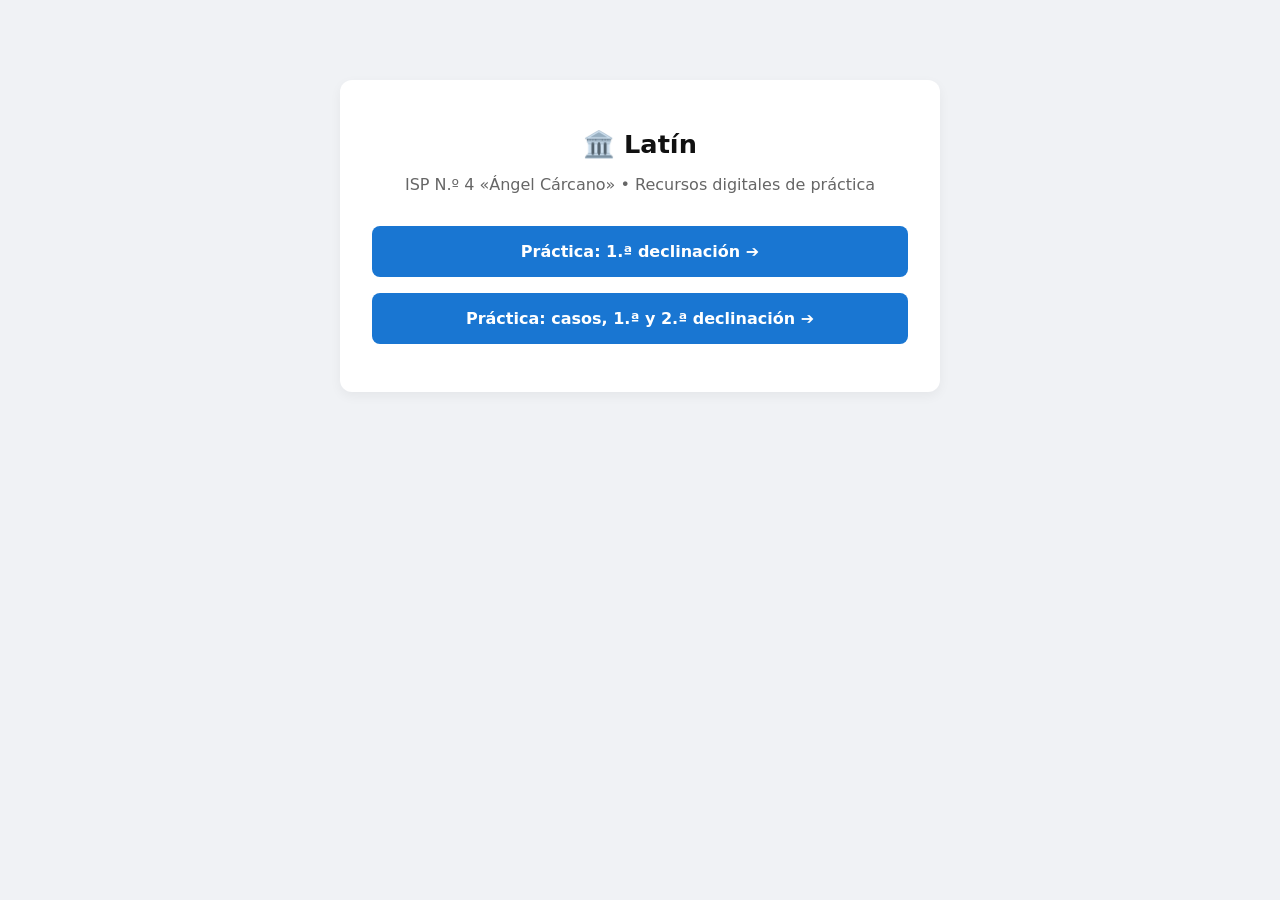
<file: index.html>
<!DOCTYPE html>
<html lang="es">
<head>
  <meta charset="UTF-8">
  <meta name="viewport" content="width=device-width, initial-scale=1.0">
  <title>Cátedra de Latín - ISP4</title>
  <style>
    body {
      font-family: system-ui, -apple-system, sans-serif;
      background: #f0f2f5;
      color: #333;
      max-width: 600px;
      margin: 4rem auto;
      padding: 1rem;
    }
    .card {
      background: white;
      padding: 2rem;
      border-radius: 12px;
      box-shadow: 0 4px 12px rgba(0,0,0,0.05);
    }
    h1 { color: #111; font-size: 1.6rem; margin-bottom: 0.5rem; text-align: center; }
    p { color: #666; text-align: center; margin-bottom: 2rem; }
    .menu-list { list-style: none; padding: 0; }
    .menu-list li { margin-bottom: 1rem; }
    .menu-link {
      display: block;
      padding: 1rem;
      background: #1976d2;
      color: white;
      text-decoration: none;
      font-weight: bold;
      border-radius: 8px;
      text-align: center;
      transition: background 0.2s;
    }
    .menu-link:hover { background: #1565c0; }
  </style>
</head>
<body>

  <div class="card">
    <h1>🏛️ Latín</h1>
    <p>ISP N.º 4 «Ángel Cárcano» • Recursos digitales de práctica</p>
    
    <ul class="menu-list">
      <li>
        <a class="menu-link" href="sust1.html">Práctica: 1.ª declinación ➔</a>
      </li>
      <a class="menu-link" href="sust2.html">Práctica: casos, 1.ª y 2.ª declinación ➔</a>
      </ul>
  </div>

</body>
</html>
</file>
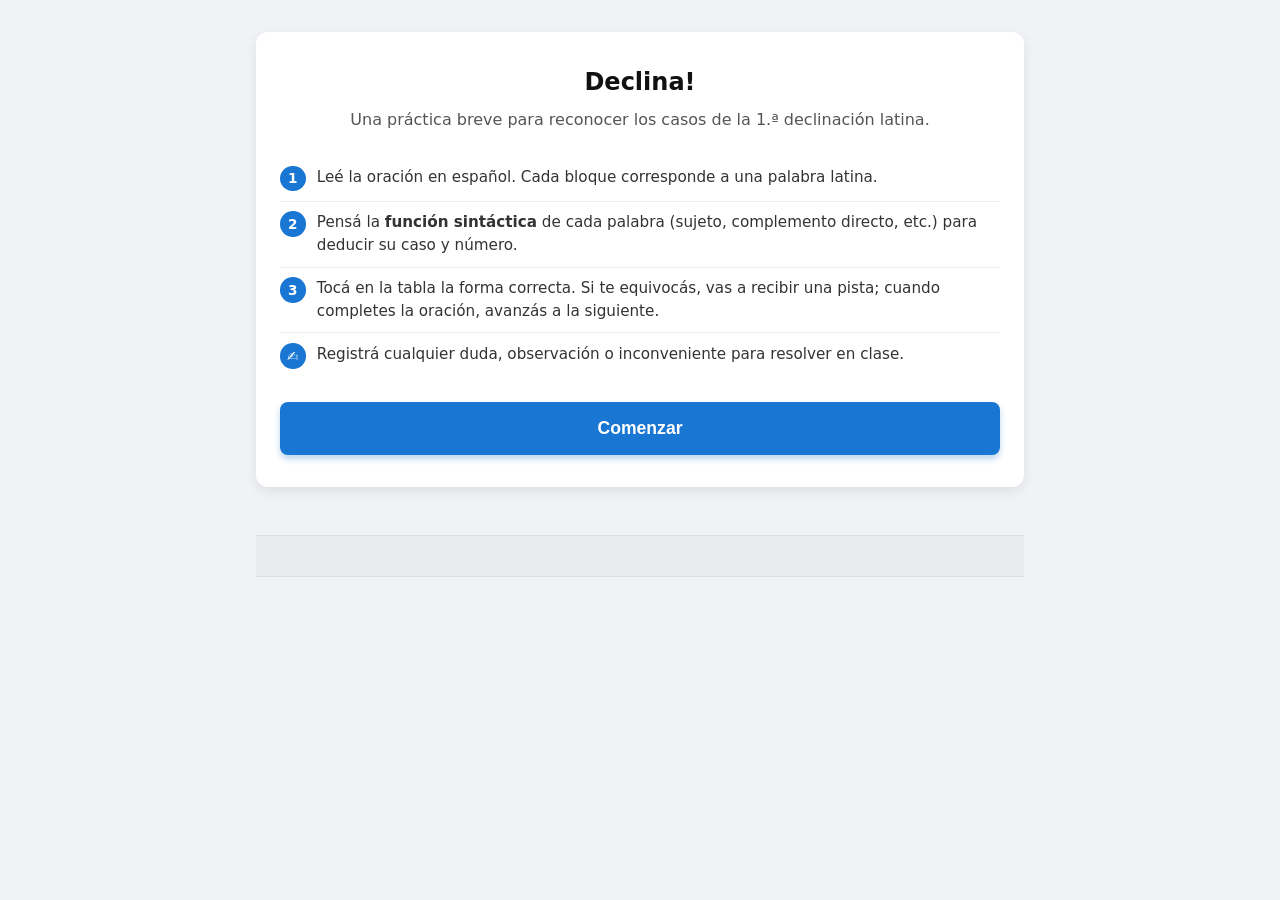
<file: sust1.html>
<!DOCTYPE html>
<html lang="es">
<head>
  <meta charset="UTF-8" />
  <meta name="viewport" content="width=device-width, initial-scale=1.0" />
  <meta http-equiv="Content-Security-Policy"
        content="default-src 'none'; style-src 'unsafe-inline'; script-src 'unsafe-inline'; img-src 'self' data:; base-uri 'none'; form-action 'none'" />
  <title>Declina! · Casos de la 1.ª declinación</title>
  <style>
    /* ---------- Variables y reset ---------- */
    :root {
      --primary: #1976d2;
      --primary-dark: #1565c0;
      --focus: #0d47a1;
      --success-bg: #2e7d32;
      --success-light: #c8e6c9;
      --error-bg: #c62828;
      --error-light: #ffcdd2;
      --bg-color: #f0f2f5;
    }
    * { box-sizing: border-box; margin: 0; padding: 0; }

    body {
      font-family: system-ui, -apple-system, BlinkMacSystemFont, 'Segoe UI', sans-serif;
      background: var(--bg-color);
      color: #333;
      max-width: 800px;
      margin: 0 auto;
      padding: 1rem;
      line-height: 1.5;
    }

    h1 { text-align: center; font-size: 1.5rem; margin-bottom: 1rem; color: #111; }
    h2 { font-size: 1.3rem; margin-bottom: 1rem; color: #111; }

    .instructions {
      font-size: 0.95rem;
      margin-bottom: 1.5rem;
      color: #555;
      text-align: center;
    }

    /* ---------- Lector de pantalla ---------- */
    .sr-only {
      position: absolute; width: 1px; height: 1px;
      padding: 0; margin: -1px; overflow: hidden;
      clip: rect(0, 0, 0, 0); white-space: nowrap; border: 0;
    }

    /* ---------- Pantallas (inicio / cierre) ---------- */
    .screen-card {
      background: #fff;
      border-radius: 12px;
      box-shadow: 0 4px 12px rgba(0,0,0,0.08);
      padding: 2rem 1.5rem;
      margin-top: 1rem;
    }
    .screen-card h1 { margin-bottom: 0.5rem; }
    .lead { text-align: center; color: #555; margin-bottom: 1.5rem; }

    .how-list { list-style: none; margin: 0 0 1.5rem; padding: 0; }
    .how-list li {
      display: flex;
      gap: 0.7rem;
      align-items: flex-start;
      padding: 0.6rem 0;
      border-bottom: 1px solid #eee;
      font-size: 0.95rem;
    }
    .how-list li:last-child { border-bottom: none; }
    .how-num {
      flex: 0 0 1.6rem;
      height: 1.6rem;
      border-radius: 50%;
      background: var(--primary);
      color: #fff;
      font-weight: 700;
      font-size: 0.85rem;
      display: flex;
      align-items: center;
      justify-content: center;
    }

    .completion-screen { text-align: center; }
    .completion-screen .completion-summary { margin: 0.5rem 0 1.5rem; color: #555; }

    /* ---------- Botón primario ---------- */
    .btn-primary {
      display: block;
      width: 100%;
      background: var(--primary);
      color: #fff;
      border: none;
      padding: 1rem;
      font-size: 1.1rem;
      font-weight: 700;
      border-radius: 8px;
      cursor: pointer;
      box-shadow: 0 4px 6px rgba(25,118,210,0.3);
      transition: background 0.2s;
    }
    .btn-primary:hover { background: var(--primary-dark); }
    .btn-primary:focus-visible { outline: 3px solid var(--focus); outline-offset: 2px; }

    /* ---------- Cabecera fija y progreso ---------- */
    .sticky-header {
      position: sticky;
      top: 0;
      background: var(--bg-color);
      padding: 1rem 0;
      z-index: 100;
      border-bottom: 2px solid #ddd;
      margin-bottom: 1.5rem;
    }

    .progress-container {
      width: 100%;
      height: 10px;
      background-color: #e0e0e0;
      border-radius: 5px;
      margin-bottom: 1rem;
      overflow: hidden;
    }
    .progress-bar {
      height: 100%;
      background-color: var(--success-bg);
      width: 0%;
      transition: width 0.4s ease-out;
    }

    .sentence-es { font-weight: 600; margin-bottom: 0.6rem; font-size: 1.05rem; }
    .es-num { font-weight: 700; margin-right: 0.3rem; }
    .es-chunk {
      display: inline-block;
      background: #eef1f4;
      border-radius: 6px;
      padding: 0.1rem 0.5rem;
      margin: 0.15rem 0.15rem;
    }
    .es-chunk.es-verb { color: var(--primary); font-weight: 700; background: #e3f2fd; }

    .sentence-la-current { font-size: 1.2rem; }

    /* ---------- Bloques de palabras ---------- */
    .chunk-row { display: flex; flex-direction: column; gap: 1.5rem; }
    @media (min-width: 600px) {
      .chunk-row { flex-direction: row; flex-wrap: wrap; }
      .chunk { flex: 1 1 calc(50% - 1rem); }
    }
    .chunk {
      background: #fff;
      border: 1px solid #e0e0e0;
      border-radius: 12px;
      padding: 1.2rem;
      box-shadow: 0 4px 6px rgba(0,0,0,0.05);
      display: flex;
      flex-direction: column;
    }
    .chunk-label { font-weight: 700; font-size: 1.1rem; color: var(--primary); margin-bottom: 0.2rem; }
    .case-target { font-size: 0.85rem; color: #666; margin-bottom: 1rem; }

    /* ---------- Tablas ---------- */
    .decl-table { width: 100%; border-collapse: collapse; font-size: 0.95rem; }
    .decl-table th, .decl-table td { border: 1px solid #ccc; text-align: center; }
    .decl-table th { background: #f8f9fa; font-weight: 600; padding: 0.8rem 0.4rem; }

    .case-cell { font-weight: bold; background: #f1f3f5; font-size: 0.85rem; padding: 0.8rem 0.4rem; }
    .case-abbr { display: block; }
    .case-help { display: block; font-size: 0.7rem; color: #666; font-weight: normal; }

    .form-td { padding: 0; }
    .form-cell {
      display: block;
      width: 100%;
      font: inherit;
      color: inherit;
      background: transparent;
      border: none;
      padding: 0.8rem 0.4rem;
      cursor: pointer;
      text-align: center;
      transition: background 0.2s, transform 0.1s;
    }
    .form-cell:hover { background: #e3f2fd; }
    .form-cell:active { transform: scale(0.95); }
    .form-cell:focus-visible { outline: 3px solid var(--primary); outline-offset: -3px; }

    .form-cell.cell-correct { background: var(--success-bg); color: #fff; font-weight: 700; }
    .form-cell.cell-correct::after { content: '✓'; margin-left: 0.35rem; font-weight: 700; }
    .form-cell.cell-incorrect { background: var(--error-light); color: var(--error-bg); }
    .form-cell.cell-incorrect .form-text { text-decoration: line-through; }
    .form-cell.cell-incorrect::after { content: '✗'; margin-left: 0.35rem; font-weight: 700; }

    /* ---------- Pista pedagógica ---------- */
    .feedback-hint {
      margin-top: 0.8rem;
      font-size: 0.85rem;
      padding: 0.5rem;
      border-radius: 6px;
      display: none;
      font-weight: 500;
      animation: fadeIn 0.3s;
    }
    .feedback-hint.error {
      display: block;
      background: var(--error-light);
      color: var(--error-bg);
      border-left: 4px solid var(--error-bg);
    }

    /* ---------- Huecos de la oración ---------- */
    .latin-slot {
      display: inline-block;
      padding: 0.2rem 0.5rem;
      border-radius: 6px;
      margin: 0 0.2rem;
      transition: all 0.3s;
    }
    .latin-slot-empty { background: #e0e0e0; color: #777; min-width: 60px; text-align: center; }
    .latin-slot-correct { background: var(--success-light); color: var(--success-bg); font-weight: bold; }
    .latin-slot-incorrect { background: var(--error-light); color: var(--error-bg); text-decoration: line-through; }
    .latin-verb { color: var(--primary); font-weight: 700; }

    .completion-check {
      display: inline-block;
      font-size: 1.4rem;
      margin-left: 0.5rem;
      animation: popIn 0.4s cubic-bezier(0.175, 0.885, 0.32, 1.275);
    }
    @keyframes popIn { 0% { transform: scale(0); opacity: 0; } 100% { transform: scale(1); opacity: 1; } }

    /* ---------- Botón siguiente ---------- */
    .next-btn { display: none; margin-top: 2rem; }
    .next-btn.visible { display: block; animation: fadeIn 0.5s; }

    @keyframes fadeIn { from { opacity: 0; transform: translateY(10px); } to { opacity: 1; transform: translateY(0); } }

    /* ---------- Ticker ---------- */
    .ticker-footer {
      margin-top: 3rem;
      width: 100%;
      overflow: hidden;
      background-color: #e9ecef;
      border-top: 1px solid #ddd;
      border-bottom: 1px solid #ddd;
      padding: 0.5rem 0;
    }
    .ticker-text {
      display: inline-block;
      white-space: nowrap;
      font-size: 0.8rem;
      color: #555;
      font-weight: 500;
      padding-left: 100%;
      animation: ticker 25s linear infinite;
    }
    @keyframes ticker {
      0% { transform: translate3d(0, 0, 0); }
      100% { transform: translate3d(-100%, 0, 0); }
    }

    /* ---------- Movimiento reducido ---------- */
    @media (prefers-reduced-motion: reduce) {
      *, *::before, *::after {
        animation-duration: 0.001ms !important;
        animation-iteration-count: 1 !important;
        transition-duration: 0.001ms !important;
        scroll-behavior: auto !important;
      }
      .ticker-text { animation: none; padding-left: 0; white-space: normal; }
    }
  </style>
</head>
<body>

  <!-- ================= PANTALLA DE INICIO ================= -->
  <section class="screen-card" id="start-screen" aria-labelledby="start-title">
    <h1 id="start-title">Declina!</h1>
    <p class="lead">Una práctica breve para reconocer los casos de la 1.ª declinación latina.</p>
    <ul class="how-list">
      <li><span class="how-num">1</span><span>Leé la oración en español. Cada bloque corresponde a una palabra latina.</span></li>
      <li><span class="how-num">2</span><span>Pensá la <strong>función sintáctica</strong> de cada palabra (sujeto, complemento directo, etc.) para deducir su caso y número.</span></li>
      <li><span class="how-num">3</span><span>Tocá en la tabla la forma correcta. Si te equivocás, vas a recibir una pista; cuando completes la oración, avanzás a la siguiente.</span></li>
      <li><span class="how-num">✍️</span><span>Registrá cualquier duda, observación o inconveniente para resolver en clase.</span></li>
    </ul>
    <button class="btn-primary" id="start-btn">Comenzar</button>
  </section>

  <!-- ================= JUEGO ================= -->
  <main id="quiz-container" hidden>
    <h1>Casos de la 1.ª declinación</h1>
    <p class="instructions">
      Identificá la <strong>función sintáctica</strong> y tocá la forma correcta en la tabla.
    </p>

    <div class="sticky-header">
      <div class="progress-container" id="progress-container" role="progressbar"
           aria-label="Progreso de la práctica" aria-valuemin="0" aria-valuemax="100" aria-valuenow="0">
        <div class="progress-bar" id="progress-bar"></div>
      </div>
      <p class="sentence-es" id="sentence-es"></p>
      <p class="sentence-la-current" id="sentence-la"></p>
    </div>

    <div class="chunk-row" id="tables-container"></div>
    <button class="btn-primary next-btn" id="next-btn">¡Correcto! ➔</button>
  </main>

  <!-- ================= PANTALLA FINAL ================= -->
  <section class="screen-card completion-screen" id="completion-screen" hidden aria-labelledby="completion-title">
    <h2 id="completion-title">¡Felicitaciones! 🎉</h2>
    <p class="completion-summary" id="completion-summary"></p>
    <button class="btn-primary" id="restart-btn">Volver a empezar</button>
  </section>

  <!-- Región para anuncios del lector de pantalla -->
  <div id="sr-status" class="sr-only" aria-live="assertive"></div>

  <footer class="ticker-footer">
    <div class="ticker-text">
      Declina! • Recurso didáctico para la cátedra Latín • ISP4 «Ángel Cárcano» • Creado por D. Mazzucchi • Declina! • Recurso didáctico para la cátedra Latín • ISP4 «Ángel Cárcano» • Creado por D. Mazzucchi •
    </div>
  </footer>

  <script>
  (function () {
    'use strict';

    /* ============================================================
       MOTOR DE DECLINACIÓN (1.ª declinación)
       Las diez formas se generan a partir del tema (lema sin la -a
       final) más las terminaciones regulares. Las irregularidades
       se declaran en un único mapa de excepciones.
       ============================================================ */
    var FIRST_DECL_ENDINGS = ['a', 'ae', 'ae', 'am', 'ā', 'ae', 'ārum', 'īs', 'ās', 'īs'];
    // Índices del arreglo: 0 nom.sg · 1 gen.sg · 2 dat.sg · 3 ac.sg · 4 abl.sg
    //                      5 nom.pl · 6 gen.pl · 7 dat.pl · 8 ac.pl · 9 abl.pl
    var declExceptions = {
      'dea': { 7: 'deābus', 9: 'deābus' } // dativo y ablativo plural (frente a deus)
    };

    function declinar(lemma) {
      if (typeof lemma !== 'string' || lemma.charAt(lemma.length - 1) !== 'a') {
        console.warn('Lema no apto para la 1.ª declinación:', lemma);
        return ['—','—','—','—','—','—','—','—','—','—'];
      }
      var stem = lemma.slice(0, -1);
      var forms = FIRST_DECL_ENDINGS.map(function (e) { return stem + e; });
      var ex = declExceptions[lemma];
      if (ex) { Object.keys(ex).forEach(function (i) { forms[i] = ex[i]; }); }
      return forms;
    }

    /* ============================================================
       DATOS (oraciones y palabras). Separados de la lógica:
       para crear un juego nuevo basta con reemplazar este arreglo.
       ============================================================ */
    var items = [
      {
        es: ['la esencia', 'de las rosas', 'al navegante', { t: 'conmueve', verb: true }],
        laWords: [
          { text: 'essentia', isNoun: true },
          { text: 'rosārum',  isNoun: true },
          { text: 'nautam',   isNoun: true },
          { text: 'movet',    isVerb: true }
        ],
        words: [
          { lemma: 'essentia', gen: 'essentiae', case: 'nominativo singular', syntaxSpan: 'un sujeto', slotIndex: 0 },
          { lemma: 'rosa',     gen: 'rosae',     case: 'genitivo plural',     syntaxSpan: 'un complemento preposicional', slotIndex: 1 },
          { lemma: 'nauta',    gen: 'nautae',    case: 'acusativo singular',  syntaxSpan: 'un complemento directo', slotIndex: 2 }
        ]
      },
      {
        es: ['en la academia', 'la alumna', 'de Lucrecia', { t: 'pierde', verb: true }, 'el alma'],
        laWords: [
          { text: 'in' },
          { text: 'academia',  isNoun: true },
          { text: 'discipula', isNoun: true },
          { text: 'Lucretiae', isNoun: true },
          { text: 'animam',    isNoun: true },
          { text: 'perdit',    isVerb: true }
        ],
        words: [
          { lemma: 'academia',  gen: 'academiae',  case: 'ablativo singular',  syntaxSpan: 'un circunstancial', slotIndex: 1 },
          { lemma: 'discipula', gen: 'discipulae', case: 'nominativo singular', syntaxSpan: 'un sujeto', slotIndex: 2 },
          { lemma: 'Lucretia',  gen: 'Lucretiae',  case: 'genitivo singular',  syntaxSpan: 'un complemento preposicional', slotIndex: 3 },
          { lemma: 'anima',     gen: 'animae',     case: 'acusativo singular', syntaxSpan: 'un complemento directo', slotIndex: 4 }
        ]
      },
      {
        es: ['la amiga', 'del agricultor', 'no', { t: 'come', verb: true }, 'hierbas'],
        laWords: [
          { text: 'amica',     isNoun: true },
          { text: 'agricolae', isNoun: true },
          { text: 'herbās',    isNoun: true },
          { text: 'non' },
          { text: 'edit',      isVerb: true }
        ],
        words: [
          { lemma: 'amica',    gen: 'amicae',    case: 'nominativo singular', syntaxSpan: 'un sujeto', slotIndex: 0 },
          { lemma: 'agricola', gen: 'agricolae', case: 'genitivo singular',  syntaxSpan: 'un complemento preposicional', slotIndex: 1 },
          { lemma: 'herba',    gen: 'herbae',    case: 'acusativo plural',   syntaxSpan: 'un complemento directo', slotIndex: 2 }
        ]
      },
      {
        es: [{ t: 'escucho', verb: true }, 'las melodías', 'de las liras', 'de las diosas'],
        laWords: [
          { text: 'melodiās', isNoun: true },
          { text: 'lirārum',  isNoun: true },
          { text: 'deārum',   isNoun: true },
          { text: 'audio',    isVerb: true }
        ],
        words: [
          { lemma: 'melodia', gen: 'melodiae', case: 'acusativo plural', syntaxSpan: 'un complemento directo', slotIndex: 0 },
          { lemma: 'lira',    gen: 'lirae',    case: 'genitivo plural',  syntaxSpan: 'un complemento preposicional', slotIndex: 1 },
          { lemma: 'dea',     gen: 'deae',     case: 'genitivo plural',  syntaxSpan: 'un complemento preposicional', slotIndex: 2 }
        ]
      },
      {
        es: ['la niña', { t: 'rompe', verb: true }, 'la ventana', 'con la flecha'],
        laWords: [
          { text: 'puella',    isNoun: true },
          { text: 'fenestram', isNoun: true },
          { text: 'sagittā',   isNoun: true },
          { text: 'frangit',   isVerb: true }
        ],
        words: [
          { lemma: 'puella',   gen: 'puellae',   case: 'nominativo singular', syntaxSpan: 'un sujeto', slotIndex: 0 },
          { lemma: 'fenestra', gen: 'fenestrae', case: 'acusativo singular',  syntaxSpan: 'un complemento directo', slotIndex: 1 },
          { lemma: 'sagitta',  gen: 'sagittae',  case: 'ablativo singular',   syntaxSpan: 'un circunstancial', slotIndex: 2 }
        ]
      },
      {
        es: ['las vacas', 'de la señora', { t: 'comen', verb: true }, 'en la calle'],
        laWords: [
          { text: 'vaccae',  isNoun: true },
          { text: 'dominae', isNoun: true },
          { text: 'in' },
          { text: 'viā',     isNoun: true },
          { text: 'edunt',   isVerb: true }
        ],
        words: [
          { lemma: 'vacca',  gen: 'vaccae',  case: 'nominativo plural', syntaxSpan: 'un sujeto', slotIndex: 0 },
          { lemma: 'domina', gen: 'dominae', case: 'genitivo singular', syntaxSpan: 'un complemento preposicional', slotIndex: 1 },
          { lemma: 'via',    gen: 'viae',    case: 'ablativo singular', syntaxSpan: 'un circunstancial', slotIndex: 3 }
        ]
      },
      {
        es: ['la esclava', 'de Calígula', { t: 'busca', verb: true }, 'una licencia'],
        laWords: [
          { text: 'ancilla',   isNoun: true },
          { text: 'Caligulae', isNoun: true },
          { text: 'licentiam', isNoun: true },
          { text: 'quaerit',   isVerb: true }
        ],
        words: [
          { lemma: 'ancilla',  gen: 'ancillae',  case: 'nominativo singular', syntaxSpan: 'un sujeto', slotIndex: 0 },
          { lemma: 'Caligula', gen: 'Caligulae', case: 'genitivo singular',  syntaxSpan: 'un complemento preposicional', slotIndex: 1 },
          { lemma: 'licentia', gen: 'licentiae', case: 'acusativo singular', syntaxSpan: 'un complemento directo', slotIndex: 2 }
        ]
      },
      {
        es: ['las calles', 'de la envidia', 'no', { t: 'ayudan', verb: true }],
        laWords: [
          { text: 'viae',     isNoun: true },
          { text: 'invidiae', isNoun: true },
          { text: 'non' },
          { text: 'iuvant',   isVerb: true }
        ],
        words: [
          { lemma: 'via',     gen: 'viae',     case: 'nominativo plural', syntaxSpan: 'un sujeto', slotIndex: 0 },
          { lemma: 'invidia', gen: 'invidiae', case: 'genitivo singular', syntaxSpan: 'un complemento preposicional', slotIndex: 1 }
        ]
      },
      {
        es: ['las horas', { t: 'son', verb: true }, 'el alma', 'de la sabiduría'],
        laWords: [
          { text: 'horae',      isNoun: true },
          { text: 'sunt',       isVerb: true },
          { text: 'anima',      isNoun: true },
          { text: 'sapientiae', isNoun: true }
        ],
        words: [
          { lemma: 'hora',      gen: 'horae',      case: 'nominativo plural',   syntaxSpan: 'un sujeto', slotIndex: 0 },
          { lemma: 'anima',     gen: 'animae',     case: 'nominativo singular', syntaxSpan: 'un atributo o predicativo', slotIndex: 2 },
          { lemma: 'sapientia', gen: 'sapientiae', case: 'genitivo singular',   syntaxSpan: 'un complemento preposicional', slotIndex: 3 }
        ]
      },
      {
        es: ['la reina', 'de las palomas', { t: 'siente', verb: true }, 'culpa e ira'],
        laWords: [
          { text: 'regina',     isNoun: true },
          { text: 'columbārum', isNoun: true },
          { text: 'culpam',     isNoun: true },
          { text: 'et' },
          { text: 'iram',       isNoun: true },
          { text: 'sentit',     isVerb: true }
        ],
        words: [
          { lemma: 'regina',  gen: 'reginae',  case: 'nominativo singular', syntaxSpan: 'un sujeto', slotIndex: 0 },
          { lemma: 'columba', gen: 'columbae', case: 'genitivo plural',     syntaxSpan: 'un complemento preposicional', slotIndex: 1 },
          { lemma: 'culpa',   gen: 'culpae',   case: 'acusativo singular',  syntaxSpan: 'un complemento directo', slotIndex: 2 },
          { lemma: 'ira',     gen: 'irae',     case: 'acusativo singular',  syntaxSpan: 'un complemento directo', slotIndex: 4 }
        ]
      }
    ];

    /* ============================================================
       LÓGICA DEL JUEGO
       ============================================================ */
    var caseLabels = ['Nom.', 'Gen.', 'Dat.', 'Ac.', 'Abl.'];
    var caseHelps  = ['Sujeto', 'C. prep.', 'CI', 'CD', 'Circ.'];
    var caseNames  = ['nominativo', 'genitivo', 'dativo', 'acusativo', 'ablativo'];

    var currentIndex = 0;
    var currentSlots = [];
    var erroredSlots = {};                 // slotIndex -> true si ya hubo error
    var stats = { total: 0, firstTry: 0 };

    var prefersReduced = window.matchMedia('(prefers-reduced-motion: reduce)').matches;

    // Referencias del DOM
    var elStart       = document.getElementById('start-screen');
    var elStartBtn    = document.getElementById('start-btn');
    var elQuiz        = document.getElementById('quiz-container');
    var elCompletion  = document.getElementById('completion-screen');
    var elSummary     = document.getElementById('completion-summary');
    var elRestartBtn  = document.getElementById('restart-btn');
    var elSentenceEs  = document.getElementById('sentence-es');
    var elSentenceLa  = document.getElementById('sentence-la');
    var elTables      = document.getElementById('tables-container');
    var elNextBtn     = document.getElementById('next-btn');
    var elProgressBar = document.getElementById('progress-bar');
    var elProgressBox = document.getElementById('progress-container');
    var elSrStatus    = document.getElementById('sr-status');

    function totalSlots() {
      return items.reduce(function (acc, it) { return acc + it.words.length; }, 0);
    }

    function indexToCase(i, isPlural) {
      return caseNames[i] + (isPlural ? ' plural' : ' singular');
    }

    function updateProgress(completed) {
      var pct = Math.round((completed / items.length) * 100);
      elProgressBar.style.width = pct + '%';
      elProgressBox.setAttribute('aria-valuenow', String(pct));
    }

    function renderSlots() {
      var item = items[currentIndex];
      elSentenceLa.textContent = '';

      var prefix = document.createElement('span');
      prefix.textContent = 'Latín: ';
      elSentenceLa.appendChild(prefix);

      currentSlots.forEach(function (s) {
        var span = document.createElement('span');
        span.className = 'latin-slot';
        if (s.state === 'empty') {
          span.classList.add('latin-slot-empty');
          span.textContent = '_____';
        } else if (s.state === 'correct') {
          span.classList.add('latin-slot-correct');
          span.textContent = s.text;
        } else if (s.state === 'incorrect') {
          span.classList.add('latin-slot-incorrect');
          span.textContent = s.text;
        } else if (s.state === 'fixed' && s.isVerb) {
          span.classList.add('latin-verb');
          span.textContent = s.text;
        } else {
          span.textContent = s.text;
        }
        elSentenceLa.appendChild(span);
        elSentenceLa.appendChild(document.createTextNode(' '));
      });

      var correctCount = currentSlots.filter(function (s) { return s.state === 'correct'; }).length;
      if (correctCount === item.words.length) {
        var check = document.createElement('span');
        check.className = 'completion-check';
        check.textContent = '✅';
        elSentenceLa.appendChild(check);
      }
    }

    function checkCompletion(item, index) {
      var correctCount = currentSlots.filter(function (s) { return s.state === 'correct'; }).length;
      if (correctCount === item.words.length) {
        updateProgress(index + 1);
        elNextBtn.classList.add('visible');
        elNextBtn.focus();
      }
    }

    function buildWordChunk(w, item) {
      var chunk = document.createElement('div');
      chunk.className = 'chunk';

      var label = document.createElement('div');
      label.className = 'chunk-label';
      label.textContent = w.lemma + ', ' + w.gen;
      chunk.appendChild(label);

      var target = document.createElement('div');
      target.className = 'case-target';
      target.textContent = 'Buscá el caso y número correctos:';
      chunk.appendChild(target);

      var table = document.createElement('table');
      table.className = 'decl-table';
      table.setAttribute('aria-label', 'Declinación de ' + w.lemma);

      var headRow = document.createElement('tr');
      ['Caso', 'Singular', 'Plural'].forEach(function (h) {
        var th = document.createElement('th');
        th.scope = 'col';
        th.textContent = h;
        headRow.appendChild(th);
      });
      table.appendChild(headRow);

      var forms = declinar(w.lemma);

      for (var i = 0; i < 5; i++) {
        var tr = document.createElement('tr');

        var tdCase = document.createElement('td');
        tdCase.className = 'case-cell';
        var abbr = document.createElement('span');
        abbr.className = 'case-abbr';
        abbr.textContent = caseLabels[i];
        var help = document.createElement('span');
        help.className = 'case-help';
        help.textContent = caseHelps[i];
        tdCase.appendChild(abbr);
        tdCase.appendChild(help);
        tr.appendChild(tdCase);

        [false, true].forEach(function (plural) {
          var td = document.createElement('td');
          td.className = 'form-td';
          var btn = document.createElement('button');
          btn.type = 'button';
          btn.className = 'form-cell';
          var form = forms[plural ? this.i + 5 : this.i];
          var txt = document.createElement('span');
          txt.className = 'form-text';
          txt.textContent = form;
          btn.appendChild(txt);
          btn.dataset.caseIndex = String(this.i);
          btn.dataset.isPlural = String(plural);
          btn.setAttribute('aria-label', form + ', ' + indexToCase(this.i, plural));
          td.appendChild(btn);
          tr.appendChild(td);
        }, { i: i });

        table.appendChild(tr);
      }

      chunk.appendChild(table);

      var feedbackHint = document.createElement('div');
      feedbackHint.className = 'feedback-hint';
      chunk.appendChild(feedbackHint);

      // Manejo de clic (compartido entre las celdas de este bloque)
      var cells = table.querySelectorAll('.form-cell');
      Array.prototype.forEach.call(cells, function (cell) {
        cell.addEventListener('click', function () {
          if (currentSlots[w.slotIndex].state === 'correct') { return; }

          Array.prototype.forEach.call(cells, function (c) {
            c.classList.remove('cell-correct', 'cell-incorrect');
          });
          feedbackHint.className = 'feedback-hint';
          feedbackHint.textContent = '';

          var idxCase = parseInt(cell.dataset.caseIndex, 10);
          var isPlural = cell.dataset.isPlural === 'true';
          var chosenCaseFull = indexToCase(idxCase, isPlural);
          var correctCaseFull = w.case;
          var chosenForm = cell.querySelector('.form-text').textContent;

          if (chosenCaseFull === correctCaseFull) {
            cell.classList.add('cell-correct');
            if (!erroredSlots[w.slotIndex]) { stats.firstTry++; }
            currentSlots[w.slotIndex] = { state: 'correct', text: chosenForm };
            elSrStatus.textContent = 'Correcto: ' + chosenForm + '.';
          } else {
            cell.classList.add('cell-incorrect');
            erroredSlots[w.slotIndex] = true;
            currentSlots[w.slotIndex] = { state: 'incorrect', text: chosenForm };

            var hint;
            // ¿Acertó el caso pero erró el número?
            if (correctCaseFull.indexOf(caseNames[idxCase]) === 0) {
              hint = 'Revisá el número gramatical (singular o plural).';
            } else {
              hint = 'Necesitamos ' + w.syntaxSpan + '.';
            }
            feedbackHint.textContent = '💡 ' + hint;
            feedbackHint.classList.add('error');
            elSrStatus.textContent = 'Incorrecto. ' + hint;
          }

          renderSlots();
          checkCompletion(item, currentIndex);
        });
      });

      return chunk;
    }

    function loadItem(index) {
      elNextBtn.classList.remove('visible');
      elTables.textContent = '';
      erroredSlots = {};
      elSrStatus.textContent = '';

      var item = items[index];

      // Oración en español (en bloques)
      elSentenceEs.textContent = '';
      var num = document.createElement('span');
      num.className = 'es-num';
      num.textContent = (index + 1) + '.';
      elSentenceEs.appendChild(num);
      item.es.forEach(function (chunk) {
        var span = document.createElement('span');
        span.className = 'es-chunk';
        if (chunk && typeof chunk === 'object') {
          span.textContent = chunk.t;
          if (chunk.verb) { span.classList.add('es-verb'); }
        } else {
          span.textContent = chunk;
        }
        elSentenceEs.appendChild(span);
      });

      updateProgress(index);

      // Huecos del latín
      currentSlots = item.laWords.map(function (wd) {
        if (wd.isNoun) { return { state: 'empty', text: '_____' }; }
        return { state: 'fixed', text: wd.text, isVerb: !!wd.isVerb };
      });
      renderSlots();

      // Bloques con tablas
      item.words.forEach(function (w) {
        elTables.appendChild(buildWordChunk(w, item));
      });

      window.scrollTo({ top: 0, behavior: prefersReduced ? 'auto' : 'smooth' });
    }

    function finish() {
      elQuiz.hidden = true;
      updateProgress(items.length);
      elSummary.textContent = 'Resolviste ' + stats.firstTry + ' de ' + stats.total + ' formas al primer intento.';
      elCompletion.hidden = false;
      elRestartBtn.focus();
    }

    function startGame() {
      currentIndex = 0;
      stats = { total: totalSlots(), firstTry: 0 };
      elStart.hidden = true;
      elCompletion.hidden = true;
      elQuiz.hidden = false;
      loadItem(0);
    }

    // Eventos
    elStartBtn.addEventListener('click', startGame);
    elRestartBtn.addEventListener('click', startGame);
    elNextBtn.addEventListener('click', function () {
      currentIndex++;
      if (currentIndex < items.length) {
        loadItem(currentIndex);
      } else {
        finish();
      }
    });
  })();
  </script>
</body>
</html>
</file>
